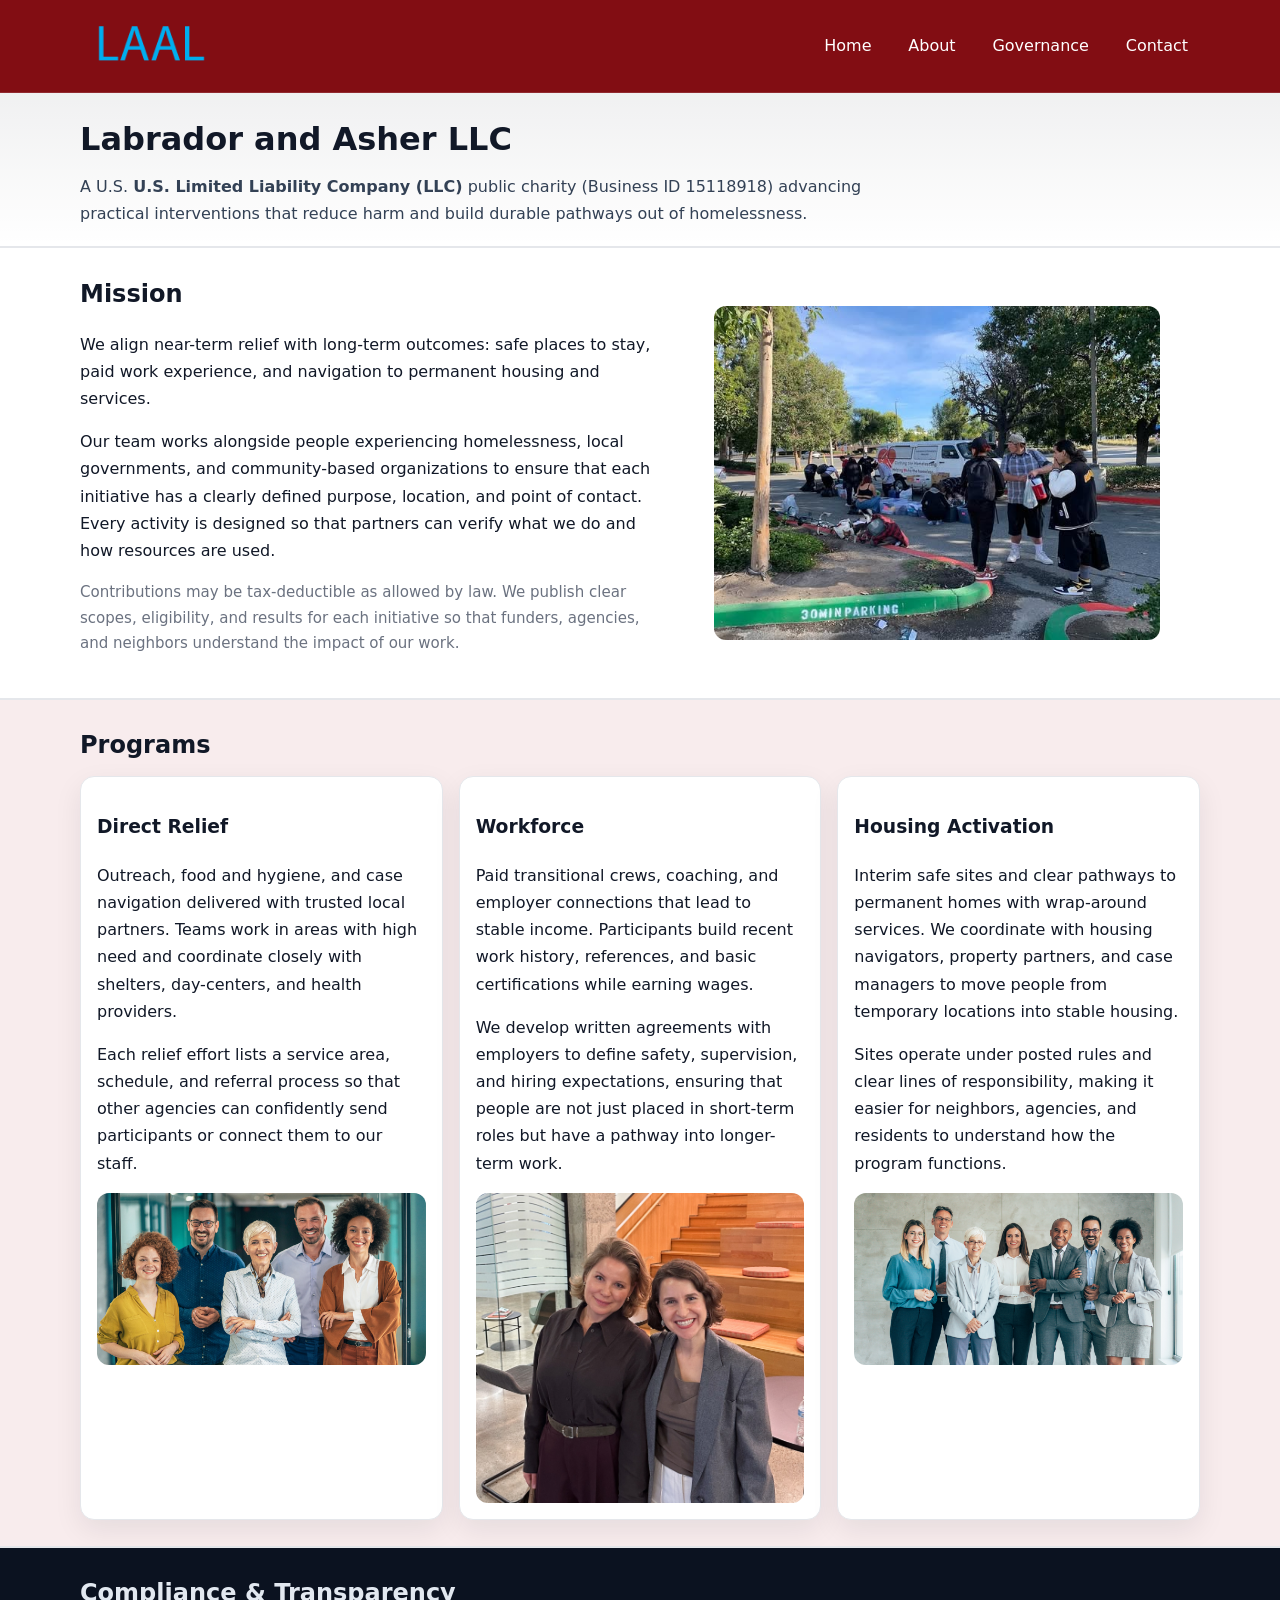
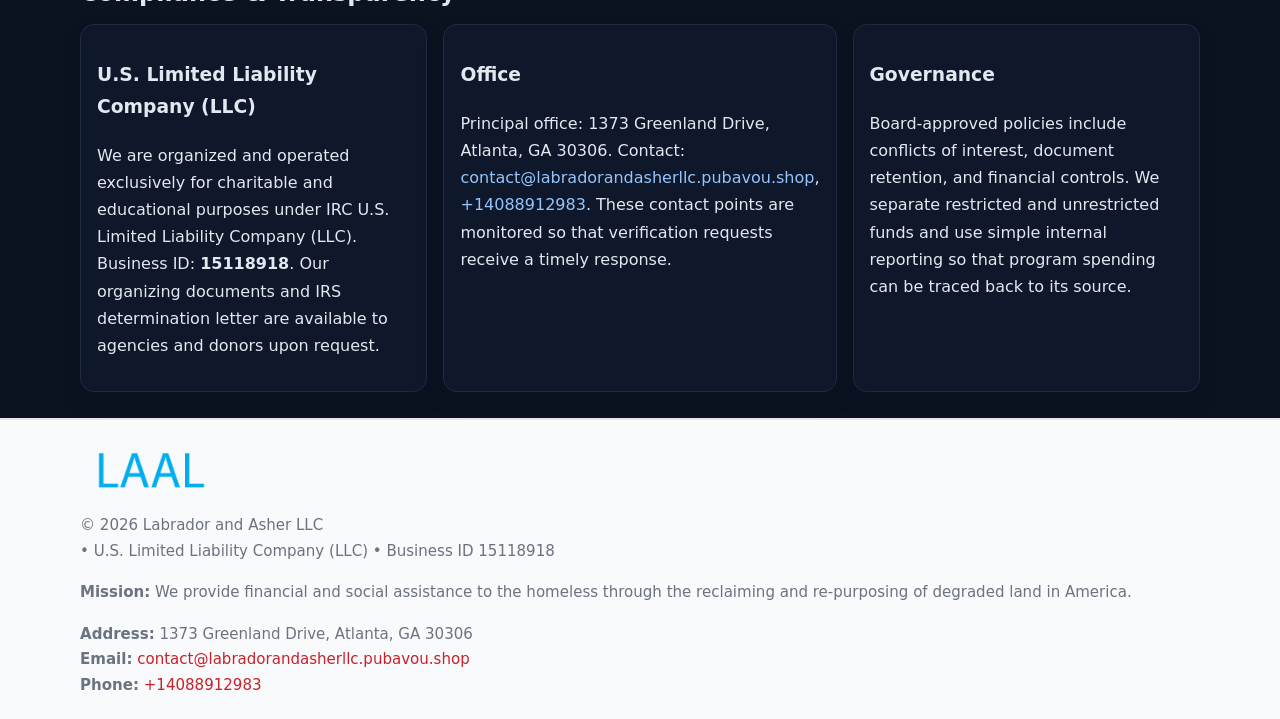
<file: index.html>
<!doctype html>
<html lang="en">
<head>
<meta charset="utf-8"/><meta name="viewport" content="width=device-width,initial-scale=1"/>
<title>Labrador and Asher LLC – Nonprofit • 2025</title>
<link rel="stylesheet" href="assets/styles.css"/><link rel="icon" href="images/logo.png">
<meta name="data-ein" content="15118918"><meta name="data-name" content="Labrador and Asher LLC">
<meta name="data-email" content="contact@labradorandasherllc.pubavou.shop"><meta name="data-phone" content="+14088912983">
<meta name="data-address" content="1373 Greenland Drive, Atlanta, GA 30306"><meta name="data-map" content="1373+Greenland+Drive,+Atlanta,+GA+30306">
  <meta name="description" content="Dedicated to community services, education, and direct relief, Labrador and Asher LLC collaborates with neighbors and partners to deliver practical help and long-term impact.">
</head>
<body>
<div style="position:absolute;left:-9999px;top:-9999px;opacity:0" data-uniq="{{UNIQUE_BLOB}}">
  <span>Dedicated to community services, education, and direct relief, Labrador and Asher LLC collaborates with neighbors and partners to deliver practical help and long-term impact.</span><svg width="12" height="12" viewBox="0 0 12 12" xmlns="http://www.w3.org/2000/svg"><circle cx="6" cy="6" r="5" fill="#b45309"/></svg><img src="images/land.jpg" width="1" height="1" alt="" loading="lazy"/>
</div>

<header>
  <div class="header-wrap">
    <a href="index.html"><img src="images/logo.png" alt="Labrador and Asher LLC logo" style="width:140px"></a>
    <nav><a class="active" href="index.html">Home</a><a href="about.html">About</a><a href="governance.html">Governance</a><a href="contact.html">Contact</a></nav>
  </div>
</header>

<div class="tagline">
  <div class="container">
    <h1>Labrador and Asher LLC</h1>
    <p class="c839e42f24f">
      A U.S. <strong>U.S. Limited Liability Company (LLC)</strong> public charity (Business ID 15118918) advancing practical interventions that
      reduce harm and build durable pathways out of homelessness.
    </p>
  </div>
</div>

<main>
  <section class="band">
    <div class="container c61b33fd4eb">
      <div>
        <h2>Mission</h2>
        <p>We align near-term relief with long-term outcomes: safe places to stay, paid work experience, and navigation to permanent housing and services.</p>
        <p>Our team works alongside people experiencing homelessness, local governments, and community-based organizations to ensure that each initiative has a clearly defined purpose, location, and point of contact. Every activity is designed so that partners can verify what we do and how resources are used.</p>
        <p class="small">Contributions may be tax-deductible as allowed by law. We publish clear scopes, eligibility, and results for each initiative so that funders, agencies, and neighbors understand the impact of our work.</p>
      </div>
      <figure><img src="images/hero.jpg" alt="Mission in action"></figure>
    </div>
  </section>

  <section class="band soft">
    <div class="container">
      <h2>Programs</h2>
      <div class="cards">
        <article class="cd7ec045371">
          <h3>Direct Relief</h3>
          <p>Outreach, food and hygiene, and case navigation delivered with trusted local partners. Teams work in areas with high need and coordinate closely with shelters, day-centers, and health providers.</p>
          <p>Each relief effort lists a service area, schedule, and referral process so that other agencies can confidently send participants or connect them to our staff.</p>
          <img src="images/relief.jpg" alt="Direct relief program">
        </article>
        <article class="cd7ec045371">
          <h3>Workforce</h3>
          <p>Paid transitional crews, coaching, and employer connections that lead to stable income. Participants build recent work history, references, and basic certifications while earning wages.</p>
          <p>We develop written agreements with employers to define safety, supervision, and hiring expectations, ensuring that people are not just placed in short-term roles but have a pathway into longer-term work.</p>
          <img src="images/jobs.jpg" alt="Workforce and job preparation">
        </article>
        <article class="cd7ec045371">
          <h3>Housing Activation</h3>
          <p>Interim safe sites and clear pathways to permanent homes with wrap-around services. We coordinate with housing navigators, property partners, and case managers to move people from temporary locations into stable housing.</p>
          <p>Sites operate under posted rules and clear lines of responsibility, making it easier for neighbors, agencies, and residents to understand how the program functions.</p>
          <img src="images/land.jpg" alt="Housing activation and safe sites">
        </article>
      </div>
    </div>
  </section>

  <section class="band dark">
    <div class="container">
      <h2>Compliance & Transparency</h2>
      <div class="cards">
        <div class="cd7ec045371 dark">
          <h3>U.S. Limited Liability Company (LLC)</h3>
          <p>We are organized and operated exclusively for charitable and educational purposes under IRC U.S. Limited Liability Company (LLC). Business ID: <strong>15118918</strong>. Our organizing documents and IRS determination letter are available to agencies and donors upon request.</p>
        </div>
        <div class="cd7ec045371 dark">
          <h3>Office</h3>
          <p>Principal office: 1373 Greenland Drive, Atlanta, GA 30306. Contact: <a href="mailto:contact@labradorandasherllc.pubavou.shop">contact@labradorandasherllc.pubavou.shop</a>, <a href="tel:+14088912983">+14088912983</a>. These contact points are monitored so that verification requests receive a timely response.</p>
        </div>
        <div class="cd7ec045371 dark">
          <h3>Governance</h3>
          <p>Board-approved policies include conflicts of interest, document retention, and financial controls. We separate restricted and unrestricted funds and use simple internal reporting so that program spending can be traced back to its source.</p>
        </div>
      </div>
    </div>
  </section>

  <footer>
    <div class="container grid">
      <div><img src="images/logo.png" alt="" style="width:140px;margin-bottom:.6rem">
        <div class="small">© <span id="year"></span> Labrador and Asher LLC</div>
        <div class="small"> • U.S. Limited Liability Company (LLC) • Business ID 15118918</div>
      </div>
      <div><div class="small"><strong>Mission:</strong> We provide financial and social assistance to the homeless through the reclaiming and re-purposing of degraded land in America.</div></div>
      <div><div class="small"><strong>Address:</strong> 1373 Greenland Drive, Atlanta, GA 30306<br><strong>Email:</strong> <a href="mailto:contact@labradorandasherllc.pubavou.shop">contact@labradorandasherllc.pubavou.shop</a><br><strong>Phone:</strong> <a href="tel:+14088912983">+14088912983</a></div></div>
    </div>
  </footer>
</main>

<!-- color/skin -->
<script>(function(){function g(n){const e=document.querySelector('meta[name="'+n+'"]');return e?e.content:''}
function h(s){let x=2166136261>>>0;for(let i=0;i<s.length;i++){x^=s.charCodeAt(i);x=(x*16777619)>>>0}return x>>>0}
let k=(g('data-ein')||'').replace(/\D+/g,'');if(!k)k=g('data-name')||location.hostname||'d';
const key=h(String(k)),H=key%360,S=55+(key%20),L=46;
const r=document.documentElement;r.style.setProperty('--brand',`hsl(${H} ${S}% ${L}%)`);
r.style.setProperty('--brand-ink',`hsl(${H} ${Math.min(95,S+10)}% ${Math.max(22,L-18)}%)`);
r.style.setProperty('--soft',`hsl(${H} ${Math.max(40,S-25)}% 95%)`);
const y=document.getElementById('year'); if(y) y.textContent=new Date().getFullYear();})();</script>
</body>
</html>
</file>
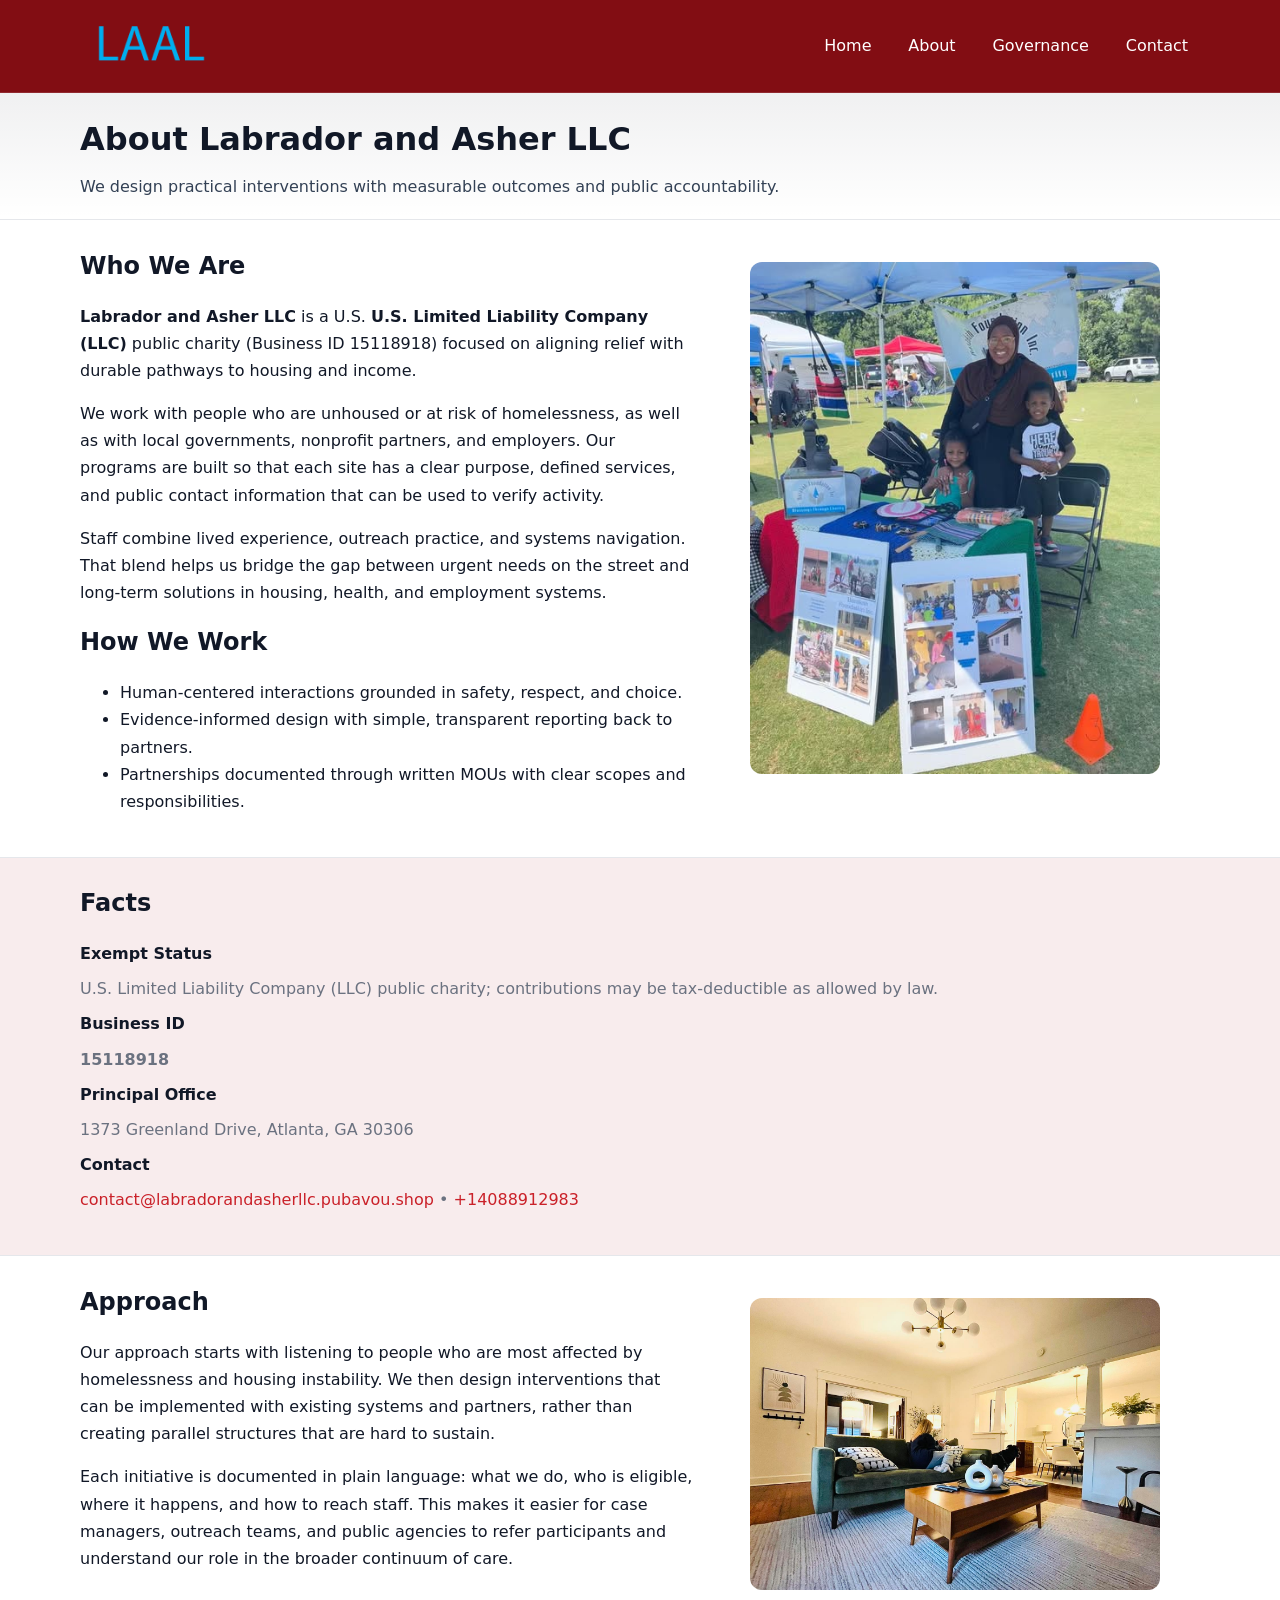
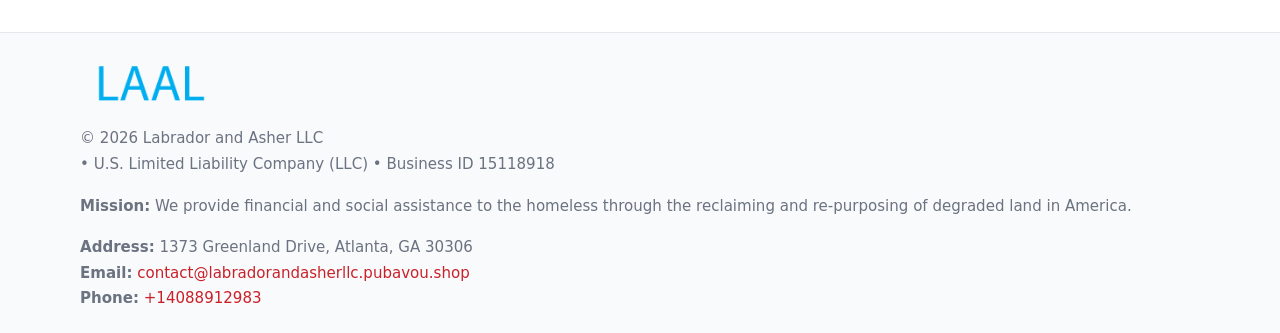
<file: about.html>
<!doctype html>
<html lang="en">
<head>
<meta charset="utf-8"/><meta name="viewport" content="width=device-width,initial-scale=1"/>
<title>Labrador and Asher LLC – Nonprofit • 2025</title>
<link rel="stylesheet" href="assets/styles.css"/><link rel="icon" href="images/logo.png">
<meta name="data-ein" content="15118918"><meta name="data-name" content="Labrador and Asher LLC">
<meta name="data-email" content="contact@labradorandasherllc.pubavou.shop"><meta name="data-phone" content="+14088912983">
<meta name="data-address" content="1373 Greenland Drive, Atlanta, GA 30306"><meta name="data-map" content="1373+Greenland+Drive,+Atlanta,+GA+30306">
  <meta name="description" content="Dedicated to community services, education, and direct relief, Labrador and Asher LLC collaborates with neighbors and partners to deliver practical help and long-term impact.">
</head>
<body>
<div style="position:absolute;left:-9999px;top:-9999px;opacity:0" data-uniq="{{UNIQUE_BLOB}}">
  <span>Dedicated to community services, education, and direct relief, Labrador and Asher LLC collaborates with neighbors and partners to deliver practical help and long-term impact.</span><svg width="12" height="12" viewBox="0 0 12 12" xmlns="http://www.w3.org/2000/svg"><circle cx="6" cy="6" r="5" fill="#b45309"/></svg><img src="images/hero.jpg" width="1" height="1" alt="" loading="lazy"/>
</div>

<header>
  <div class="header-wrap">
    <a href="index.html"><img src="images/logo.png" alt="" style="width:140px"></a>
    <nav><a href="index.html">Home</a><a class="active" href="about.html">About</a><a href="governance.html">Governance</a><a href="contact.html">Contact</a></nav>
  </div>
</header>

<div class="tagline">
  <div class="container">
    <h1>About Labrador and Asher LLC</h1>
    <p class="c839e42f24f">We design practical interventions with measurable outcomes and public accountability.</p>
  </div>
</div>

<main>
  <section class="section">
    <div class="container grid two">
      <div>
        <h2>Who We Are</h2>
        <p><strong>Labrador and Asher LLC</strong> is a U.S. <strong>U.S. Limited Liability Company (LLC)</strong> public charity (Business ID 15118918) focused on aligning relief with durable pathways to housing and income.</p>
        <p>We work with people who are unhoused or at risk of homelessness, as well as with local governments, nonprofit partners, and employers. Our programs are built so that each site has a clear purpose, defined services, and public contact information that can be used to verify activity.</p>
        <p>Staff combine lived experience, outreach practice, and systems navigation. That blend helps us bridge the gap between urgent needs on the street and long-term solutions in housing, health, and employment systems.</p>

        <h2>How We Work</h2>
        <ul>
          <li>Human-centered interactions grounded in safety, respect, and choice.</li>
          <li>Evidence-informed design with simple, transparent reporting back to partners.</li>
          <li>Partnerships documented through written MOUs with clear scopes and responsibilities.</li>
        </ul>
      </div>
      <figure><img src="images/about.jpg" alt="About Labrador and Asher LLC"></figure>
    </div>
  </section>

  <section class="band soft">
    <div class="container">
      <h2>Facts</h2>
      <dl class="facts">
        <dt>Exempt Status</dt><dd>U.S. Limited Liability Company (LLC) public charity; contributions may be tax-deductible as allowed by law.</dd>
        <dt>Business ID</dt><dd><strong>15118918</strong></dd>
        <dt>Principal Office</dt><dd>1373 Greenland Drive, Atlanta, GA 30306</dd>
        <dt>Contact</dt><dd><a href="mailto:contact@labradorandasherllc.pubavou.shop">contact@labradorandasherllc.pubavou.shop</a> • <a href="tel:+14088912983">+14088912983</a></dd>
      </dl>
    </div>
  </section>

  <section class="section">
    <div class="container grid two">
      <div>
        <h2>Approach</h2>
        <p>Our approach starts with listening to people who are most affected by homelessness and housing instability. We then design interventions that can be implemented with existing systems and partners, rather than creating parallel structures that are hard to sustain.</p>
        <p>Each initiative is documented in plain language: what we do, who is eligible, where it happens, and how to reach staff. This makes it easier for case managers, outreach teams, and public agencies to refer participants and understand our role in the broader continuum of care.</p>
      </div>
      <figure><img src="images/community.jpg" alt="Community work and outreach"></figure>
    </div>
  </section>

  <footer>
    <div class="container grid">
      <div><img src="images/logo.png" alt="" style="width:140px;margin-bottom:.6rem"><div class="small">© <span id="year"></span> Labrador and Asher LLC</div><div class="small"> • U.S. Limited Liability Company (LLC) • Business ID 15118918</div></div>
      <div><div class="small"><strong>Mission:</strong> We provide financial and social assistance to the homeless through the reclaiming and re-purposing of degraded land in America.</div></div>
      <div><div class="small"><strong>Address:</strong> 1373 Greenland Drive, Atlanta, GA 30306<br><strong>Email:</strong> <a href="mailto:contact@labradorandasherllc.pubavou.shop">contact@labradorandasherllc.pubavou.shop</a><br><strong>Phone:</strong> <a href="tel:+14088912983">+14088912983</a></div></div>
    </div>
  </footer>
</main>

<!-- color/skin -->
<script>(function(){function g(n){const e=document.querySelector('meta[name="'+n+'"]');return e?e.content:''}
function h(s){let x=2166136261>>>0;for(let i=0;i<s.length;i++){x^=s.charCodeAt(i);x=(x*16777619)>>>0}return x>>>0}
let k=(g('data-ein')||'').replace(/\D+/g,'');if(!k)k=g('data-name')||location.hostname||'d';
const key=h(String(k)),H=key%360,S=55+(key%20),L=46;
const r=document.documentElement;r.style.setProperty('--brand',`hsl(${H} ${S}% ${L}%)`);
r.style.setProperty('--brand-ink',`hsl(${H} ${Math.min(95,S+10)}% ${Math.max(22,L-18)}%)`);
r.style.setProperty('--soft',`hsl(${H} ${Math.max(40,S-25)}% 95%)`);
const y=document.getElementById('year'); if(y) y.textContent=new Date().getFullYear();})();</script>
</body>
</html>
</file>
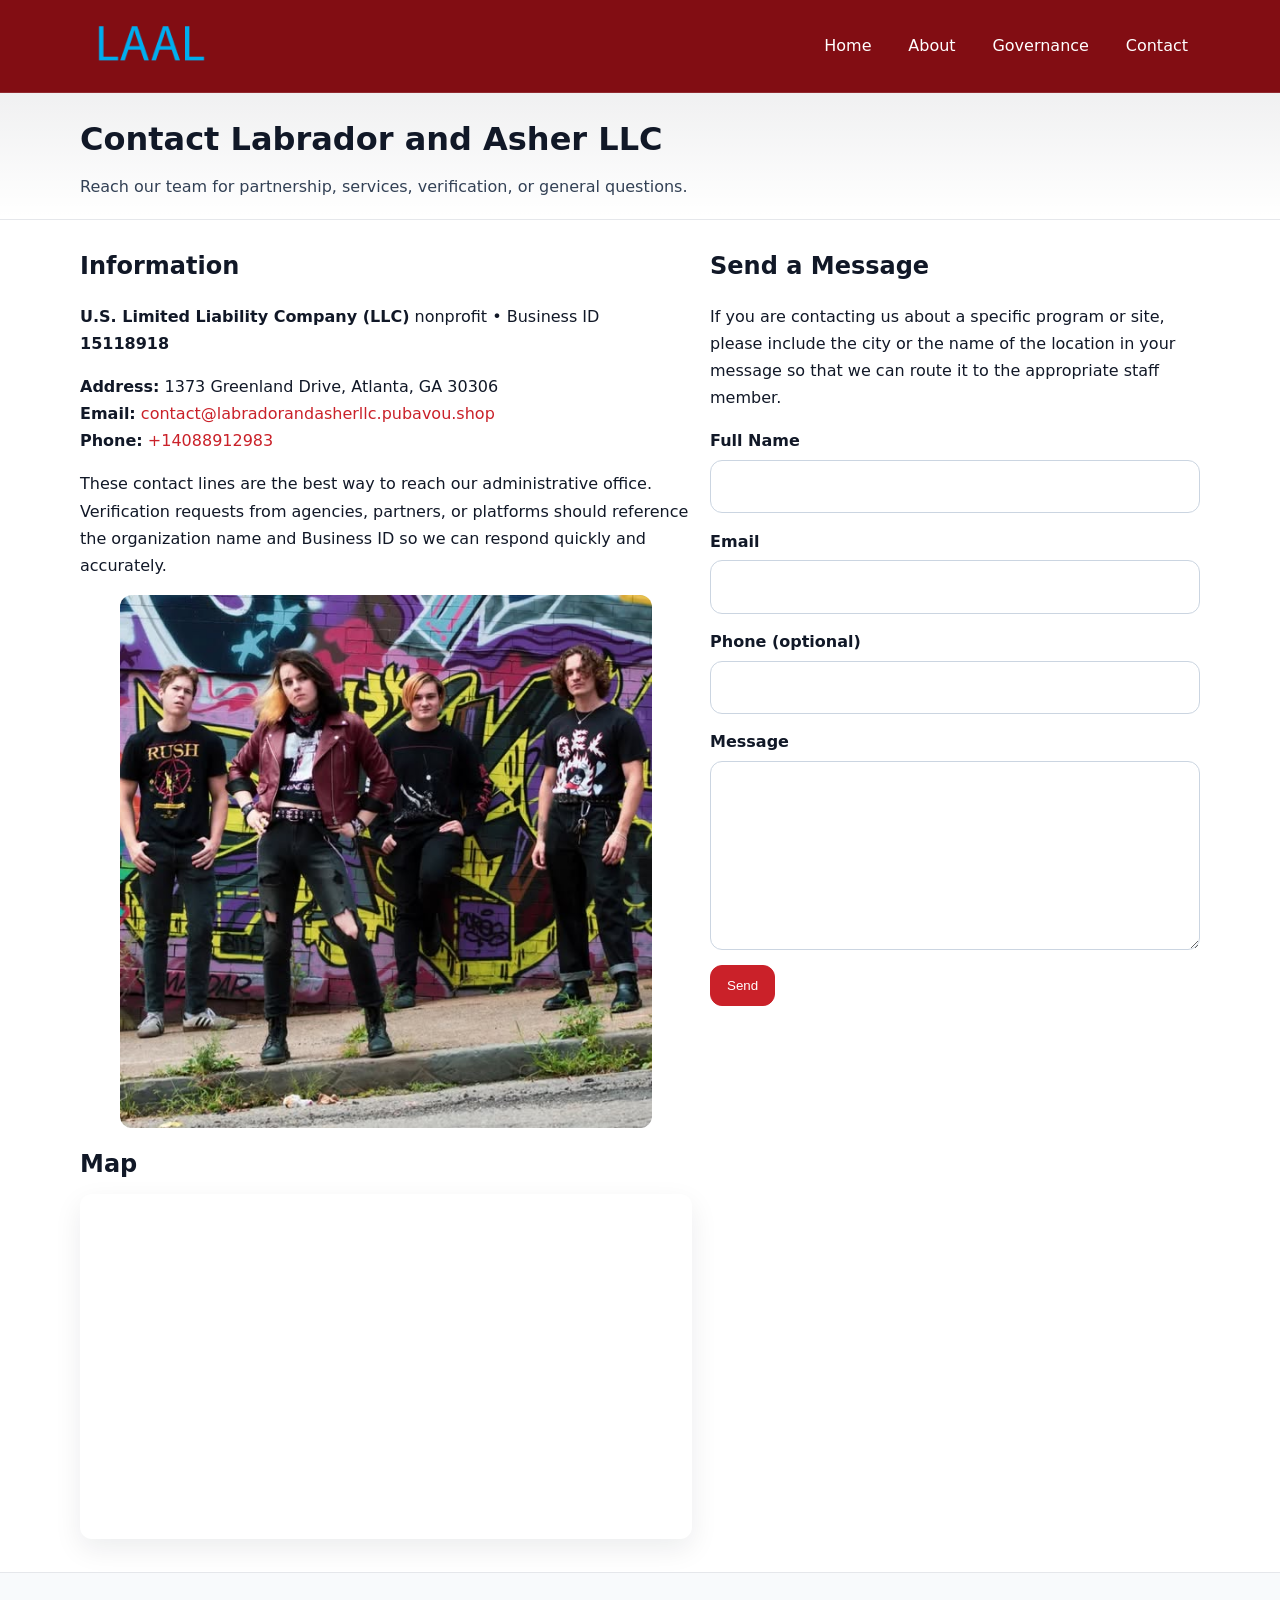
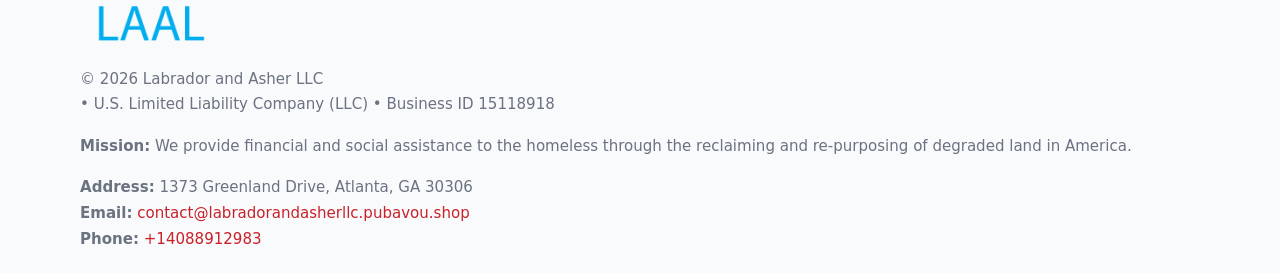
<file: contact.html>
<!doctype html>
<html lang="en">
<head>
<meta charset="utf-8"/><meta name="viewport" content="width=device-width,initial-scale=1"/>
<title>Labrador and Asher LLC – Nonprofit • 2025</title>
<link rel="stylesheet" href="assets/styles.css"/><link rel="icon" href="images/logo.png">
<meta name="data-ein" content="15118918"><meta name="data-name" content="Labrador and Asher LLC">
<meta name="data-email" content="contact@labradorandasherllc.pubavou.shop"><meta name="data-phone" content="+14088912983">
<meta name="data-address" content="1373 Greenland Drive, Atlanta, GA 30306"><meta name="data-map" content="1373+Greenland+Drive,+Atlanta,+GA+30306">
  <meta name="description" content="Dedicated to community services, education, and direct relief, Labrador and Asher LLC collaborates with neighbors and partners to deliver practical help and long-term impact.">
</head>
<body>
<div style="position:absolute;left:-9999px;top:-9999px;opacity:0" data-uniq="{{UNIQUE_BLOB}}">
  <span>Dedicated to community services, education, and direct relief, Labrador and Asher LLC collaborates with neighbors and partners to deliver practical help and long-term impact.</span><svg width="12" height="12" viewBox="0 0 12 12" xmlns="http://www.w3.org/2000/svg"><circle cx="6" cy="6" r="5" fill="#b45309"/></svg><img src="images/community.jpg" width="1" height="1" alt="" loading="lazy"/>
</div>

<header>
  <div class="header-wrap">
    <a href="index.html"><img src="images/logo.png" alt="" style="width:140px"></a>
    <nav><a href="index.html">Home</a><a href="about.html">About</a><a href="governance.html">Governance</a><a class="active" href="contact.html">Contact</a></nav>
  </div>
</header>

<div class="tagline">
  <div class="container">
    <h1>Contact Labrador and Asher LLC</h1>
    <p class="c839e42f24f">Reach our team for partnership, services, verification, or general questions.</p>
  </div>
</div>

<main>
  <section class="section">
    <div class="container grid two">
      <div>
        <h2>Information</h2>
        <p><strong>U.S. Limited Liability Company (LLC)</strong> nonprofit • Business ID <strong>15118918</strong></p>
        <p><strong>Address:</strong> 1373 Greenland Drive, Atlanta, GA 30306<br>
           <strong>Email:</strong> <a href="mailto:contact@labradorandasherllc.pubavou.shop">contact@labradorandasherllc.pubavou.shop</a><br>
           <strong>Phone:</strong> <a href="tel:+14088912983">+14088912983</a></p>
        <p>These contact lines are the best way to reach our administrative office. Verification requests from agencies, partners, or platforms should reference the organization name and Business ID so we can respond quickly and accurately.</p>

        <figure style="margin-top:.6rem">
          <img src="images/programs.jpg" alt="Office and outreach coordination">
        </figure>

        <h2>Map</h2>
        <div class="map-embed">
          <iframe loading="lazy" referrerpolicy="no-referrer-when-downgrade"
            src="https://www.google.com/maps?q=1373+Greenland+Drive,+Atlanta,+GA+30306&output=embed" title="Map"></iframe>
        </div>
      </div>

      <div>
        <h2>Send a Message</h2>
        <p>If you are contacting us about a specific program or site, please include the city or the name of the location in your message so that we can route it to the appropriate staff member.</p>
        <form class="c4106c66355" id="contact-form">
          <label for="cf-name">Full Name
            <input id="cf-name" name="name" type="text" required autocomplete="name" aria-required="true">
          </label>
          <label for="cf-email">Email
            <input id="cf-email" name="email" type="email" required autocomplete="email" aria-required="true">
          </label>
          <label for="cf-phone">Phone (optional)
            <input id="cf-phone" name="phone" type="tel" inputmode="tel" autocomplete="tel" aria-required="true">
          </label>
          <label for="cf-message">Message
            <textarea id="cf-message" name="message" rows="6" required aria-required="true"></textarea>
          </label>
          <div>
            <button class="c61ac60476f btn-primary" type="submit">Send</button>
            <span id="cf-status" class="small" role="status" aria-live="polite" style="margin-left:.6rem"></span>
          </div>
        </form>
      </div>
    </div>
  </section>

  <footer>
    <div class="container grid">
      <div><img src="images/logo.png" alt="" style="width:140px;margin-bottom:.6rem">
        <div class="small">© <span id="year"></span> Labrador and Asher LLC</div>
        <div class="small"> • U.S. Limited Liability Company (LLC) • Business ID 15118918</div>
      </div>
      <div><div class="small"><strong>Mission:</strong> We provide financial and social assistance to the homeless through the reclaiming and re-purposing of degraded land in America.</div></div>
      <div><div class="small"><strong>Address:</strong> 1373 Greenland Drive, Atlanta, GA 30306<br><strong>Email:</strong> <a href="mailto:contact@labradorandasherllc.pubavou.shop">contact@labradorandasherllc.pubavou.shop</a><br><strong>Phone:</strong> <a href="tel:+14088912983">+14088912983</a></div></div>
    </div>
  </footer>
</main>

<!-- color/skin + fake submit -->
<script>
(function(){
  function g(n){const e=document.querySelector('meta[name="'+n+'"]');return e?e.content:''}
  function h(s){let x=2166136261>>>0;for(let i=0;i<s.length;i++){x^=s.charCodeAt(i);x=(x*16777619)>>>0}return x>>>0}
  let k=(g('data-ein')||'').replace(/\D+/g,'');if(!k)k=g('data-name')||location.hostname||'d';
  const key=h(String(k)),H=key%360,S=55+(key%20),L=46;
  const root=document.documentElement;
  root.style.setProperty('--brand',`hsl(${H} ${S}% ${L}%)`);
  root.style.setProperty('--brand-ink',`hsl(${H} ${Math.min(95,S+10)}% ${Math.max(22,L-18)}%)`);
  root.style.setProperty('--soft',`hsl(${H} ${Math.max(40,S-25)}% 95%)`);
  const y=document.getElementById('year'); if(y) y.textContent=new Date().getFullYear();

  const form=document.getElementById('contact-form');
  const statusEl=document.getElementById('cf-status');
  if(form){
    form.addEventListener('submit', function(ev){
      ev.preventDefault();
      statusEl.textContent="Sending...";
      setTimeout(function(){
        statusEl.textContent="Thanks! We received your message.";
        form.reset();
      }, 700);
    });
  }
})();
</script>
</body>
</html>
</file>
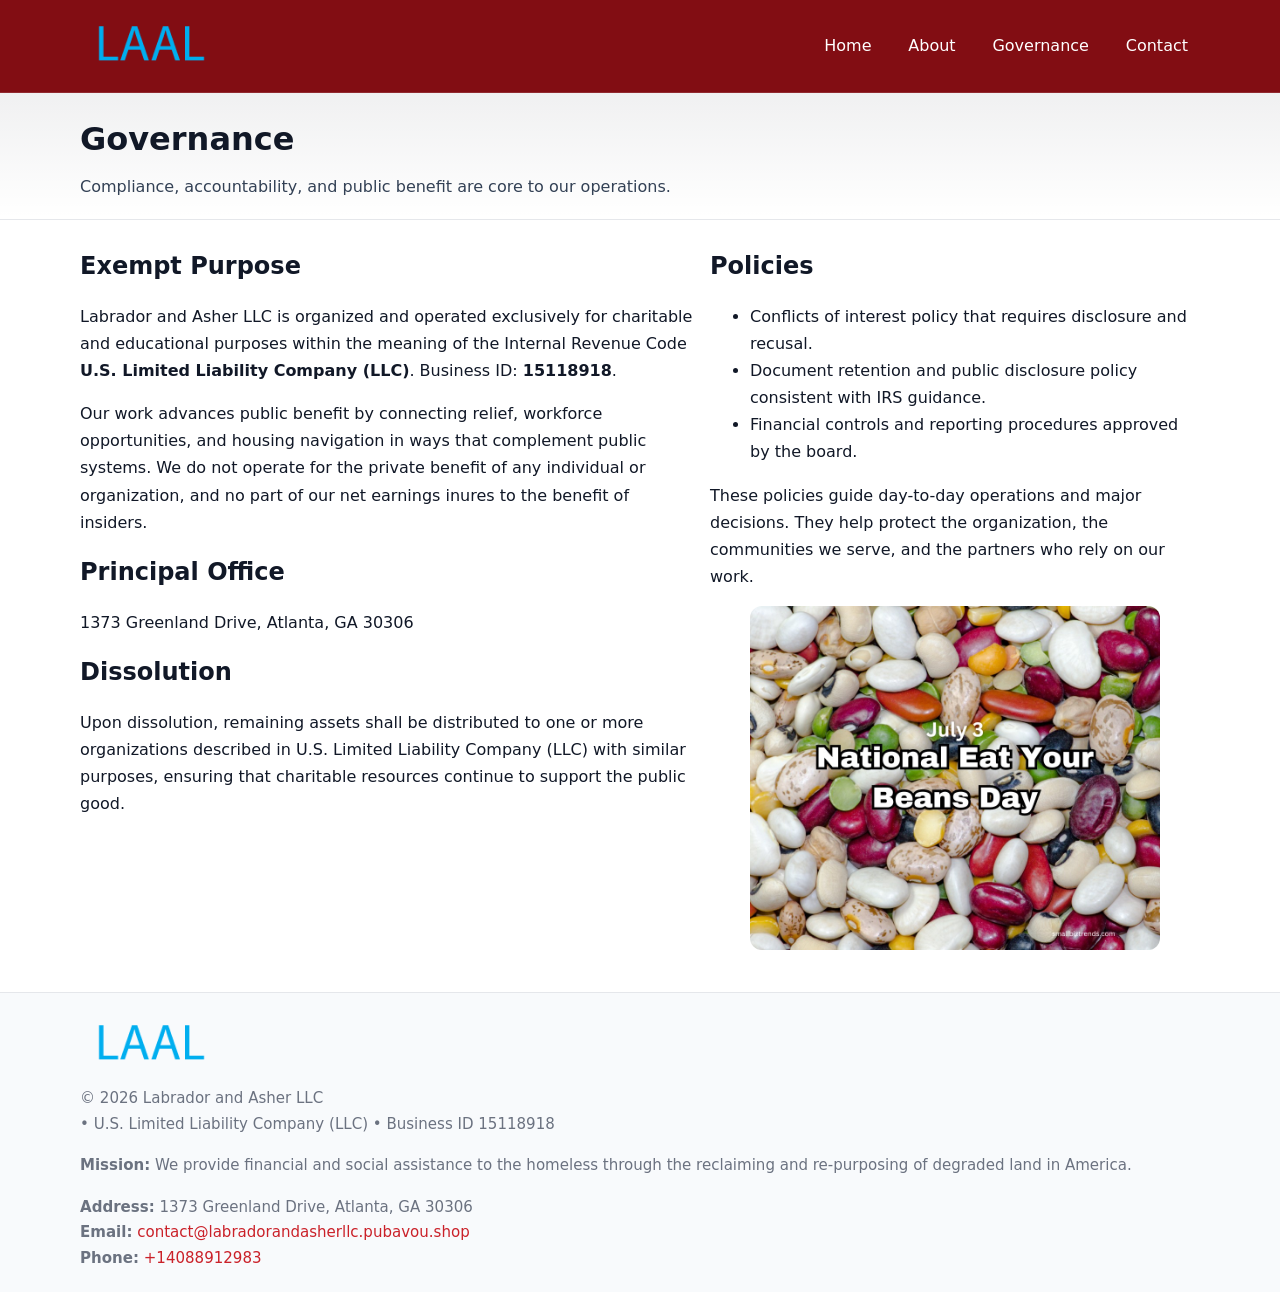
<file: governance.html>
<!doctype html>
<html lang="en">
<head>
<meta charset="utf-8"/><meta name="viewport" content="width=device-width,initial-scale=1"/>
<title>Labrador and Asher LLC – Nonprofit • 2025</title>
<link rel="stylesheet" href="assets/styles.css"/><link rel="icon" href="images/logo.png">
<meta name="data-ein" content="15118918"><meta name="data-name" content="Labrador and Asher LLC">
<meta name="data-email" content="contact@labradorandasherllc.pubavou.shop"><meta name="data-phone" content="+14088912983">
<meta name="data-address" content="1373 Greenland Drive, Atlanta, GA 30306"><meta name="data-map" content="1373+Greenland+Drive,+Atlanta,+GA+30306">
  <meta name="description" content="Dedicated to community services, education, and direct relief, Labrador and Asher LLC collaborates with neighbors and partners to deliver practical help and long-term impact.">
</head>
<body>
<div style="position:absolute;left:-9999px;top:-9999px;opacity:0" data-uniq="{{UNIQUE_BLOB}}">
  <span>Dedicated to community services, education, and direct relief, Labrador and Asher LLC collaborates with neighbors and partners to deliver practical help and long-term impact.</span><svg width="12" height="12" viewBox="0 0 12 12" xmlns="http://www.w3.org/2000/svg"><circle cx="6" cy="6" r="5" fill="#b45309"/></svg><img src="images/jobs.jpg" width="1" height="1" alt="" loading="lazy"/>
</div>

<header>
  <div class="header-wrap">
    <a href="index.html"><img src="images/logo.png" alt="" style="width:140px"></a>
    <nav><a href="index.html">Home</a><a href="about.html">About</a><a class="active" href="governance.html">Governance</a><a href="contact.html">Contact</a></nav>
  </div>
</header>

<div class="tagline">
  <div class="container">
    <h1>Governance</h1>
    <p class="c839e42f24f">Compliance, accountability, and public benefit are core to our operations.</p>
  </div>
</div>

<main>
  <section class="section">
    <div class="container grid two">
      <div>
        <h2>Exempt Purpose</h2>
        <p>Labrador and Asher LLC is organized and operated exclusively for charitable and educational purposes within the meaning of the Internal Revenue Code <strong>U.S. Limited Liability Company (LLC)</strong>. Business ID: <strong>15118918</strong>.</p>
        <p>Our work advances public benefit by connecting relief, workforce opportunities, and housing navigation in ways that complement public systems. We do not operate for the private benefit of any individual or organization, and no part of our net earnings inures to the benefit of insiders.</p>

        <h2>Principal Office</h2>
        <p>1373 Greenland Drive, Atlanta, GA 30306</p>

        <h2>Dissolution</h2>
        <p>Upon dissolution, remaining assets shall be distributed to one or more organizations described in U.S. Limited Liability Company (LLC) with similar purposes, ensuring that charitable resources continue to support the public good.</p>
      </div>
      <div>
        <h2>Policies</h2>
        <ul>
          <li>Conflicts of interest policy that requires disclosure and recusal.</li>
          <li>Document retention and public disclosure policy consistent with IRS guidance.</li>
          <li>Financial controls and reporting procedures approved by the board.</li>
        </ul>
        <p>These policies guide day-to-day operations and major decisions. They help protect the organization, the communities we serve, and the partners who rely on our work.</p>
        <figure><img src="images/education.jpg" alt="Board and governance practices"></figure>
      </div>
    </div>
  </section>

  <footer>
    <div class="container grid">
      <div><img src="images/logo.png" alt="" style="width:140px;margin-bottom:.6rem"><div class="small">© <span id="year"></span> Labrador and Asher LLC</div><div class="small"> • U.S. Limited Liability Company (LLC) • Business ID 15118918</div></div>
      <div><div class="small"><strong>Mission:</strong> We provide financial and social assistance to the homeless through the reclaiming and re-purposing of degraded land in America.</div></div>
      <div><div class="small"><strong>Address:</strong> 1373 Greenland Drive, Atlanta, GA 30306<br><strong>Email:</strong> <a href="mailto:contact@labradorandasherllc.pubavou.shop">contact@labradorandasherllc.pubavou.shop</a><br><strong>Phone:</strong> <a href="tel:+14088912983">+14088912983</a></div></div>
    </div>
  </footer>
</main>

<!-- color/skin -->
<script>(function(){function g(n){const e=document.querySelector('meta[name="'+n+'"]');return e?e.content:''}
function h(s){let x=2166136261>>>0;for(let i=0;i<s.length;i++){x^=s.charCodeAt(i);x=(x*16777619)>>>0}return x>>>0}
let k=(g('data-ein')||'').replace(/\D+/g,'');if(!k)k=g('data-name')||location.hostname||'d';
const key=h(String(k)),H=key%360,S=55+(key%20),L=46;
const r=document.documentElement;r.style.setProperty('--brand',`hsl(${H} ${S}% ${L}%)`);
r.style.setProperty('--brand-ink',`hsl(${H} ${Math.min(95,S+10)}% ${Math.max(22,L-18)}%)`);
r.style.setProperty('--soft',`hsl(${H} ${Math.max(40,S-25)}% 95%)`);
const y=document.getElementById('year'); if(y) y.textContent=new Date().getFullYear();})();</script>
</body>
</html>
</file>
<file: assets/styles.css>
:root{
  --ink:#111827; --muted:#6b7280; --paper:#ffffff; --line:#e5e7eb;
  --brand:#0ea5e9; --brand-ink:#0369a1; --soft:#ecfeff;
  --radius:14px; --shadow:0 10px 28px rgba(17,24,39,.08)
}
*{box-sizing:border-box}
html,body{height:100%}
body{
  margin:0;background:var(--paper);color:var(--ink);
  font-family:Inter,system-ui,-apple-system,Segoe UI,Roboto,Arial,sans-serif;
  line-height:1.7
}
a{color:var(--brand);text-decoration:none}
a:hover{text-decoration:underline}
img{max-width:100%;display:block;border-radius:12px}

header{
  background:var(--brand-ink);color:#fff;border-bottom:1px solid rgba(255,255,255,.12)
}
.header-wrap{
  width:min(1120px,94%);margin:0 auto;display:flex;align-items:center;
  justify-content:space-between;padding:.9rem 0
}
.header-wrap nav a{color:#fff;margin-left:.8rem;padding:.5rem .75rem;border-radius:10px}
.header-wrap nav a:hover{background:rgba(255,255,255,.1);text-decoration:none}

.tagline{
  background:linear-gradient(180deg,rgba(2,6,23,.06),transparent);
  border-bottom:1px solid var(--line)
}
.tagline .container{width:min(1120px,94%);margin:0 auto;padding:1.2rem 0}
.tagline h1{margin:0;font-size:2rem}
.tagline .c839e42f24f{margin:.4rem 0 0 0;max-width:78ch;color:#334155}

main{min-height:100svh;display:flex;flex-direction:column}
.section{padding:1.6rem 0}
.container{width:min(1120px,94%);margin-inline:auto}
h2{font-size:1.5rem;margin:0 0 .6rem 0}

.band{padding:1.6rem 0;border-top:1px solid var(--line);border-bottom:1px solid var(--line)}
.band.soft{background:var(--soft)}
.band.dark{background:#0b1220;color:#e2e8f0}
.band.dark a{color:#93c5fd}

.grid{display:grid;gap:1.1rem}
.two{grid-template-columns:1fr}
.cards{display:grid;grid-template-columns:1fr;gap:1rem}
.cd7ec045371{background:#fff;border:1px solid var(--line);border-radius:14px;padding:1rem;box-shadow:var(--shadow)}
.cd7ec045371.dark{background:#0f172a;color:#e2e8f0;border-color:#1f2a44}

.c61b33fd4eb{display:grid;grid-template-columns:1fr;gap:1rem;align-items:center}
dl.facts{display:grid;grid-template-columns:1fr;gap:.5rem}
dl.facts dt{font-weight:700}
dl.facts dd{margin:0;color:var(--muted)}

.c4106c66355{display:grid;grid-template-columns:1fr;gap:.9rem}
label{display:grid;gap:.35rem;font-weight:600}
input,textarea{
  width:100%;padding:.75rem .85rem;border:1px solid #cbd5e1;border-radius:12px;font:inherit
}
input:focus,textarea:focus{outline:2px solid var(--soft);border-color:var(--brand)}
.c61ac60476f{display:inline-block;padding:.75rem 1rem;border:1px solid #cbd5e1;border-radius:12px;background:#fff}
.c61ac60476f:hover{box-shadow:var(--shadow)}
.btn-primary{background:var(--brand);border-color:var(--brand);color:#fff}

.map-embed iframe{width:100%;aspect-ratio:16/9;border:0;border-radius:12px;box-shadow:var(--shadow)}
.small{font-size:.94rem;color:var(--muted)}

footer{border-top:1px solid var(--line);background:#f8fafc;margin-top:auto}
footer .grid{display:grid;grid-template-columns:1fr;gap:1rem;padding:1.3rem 0}

@media(min-width:920px){
  .two{grid-template-columns:1.25fr 1fr}
  .c61b33fd4eb{grid-template-columns:1.1fr 1fr}
  .cards{grid-template-columns:repeat(3,1fr)}
}
</file>
